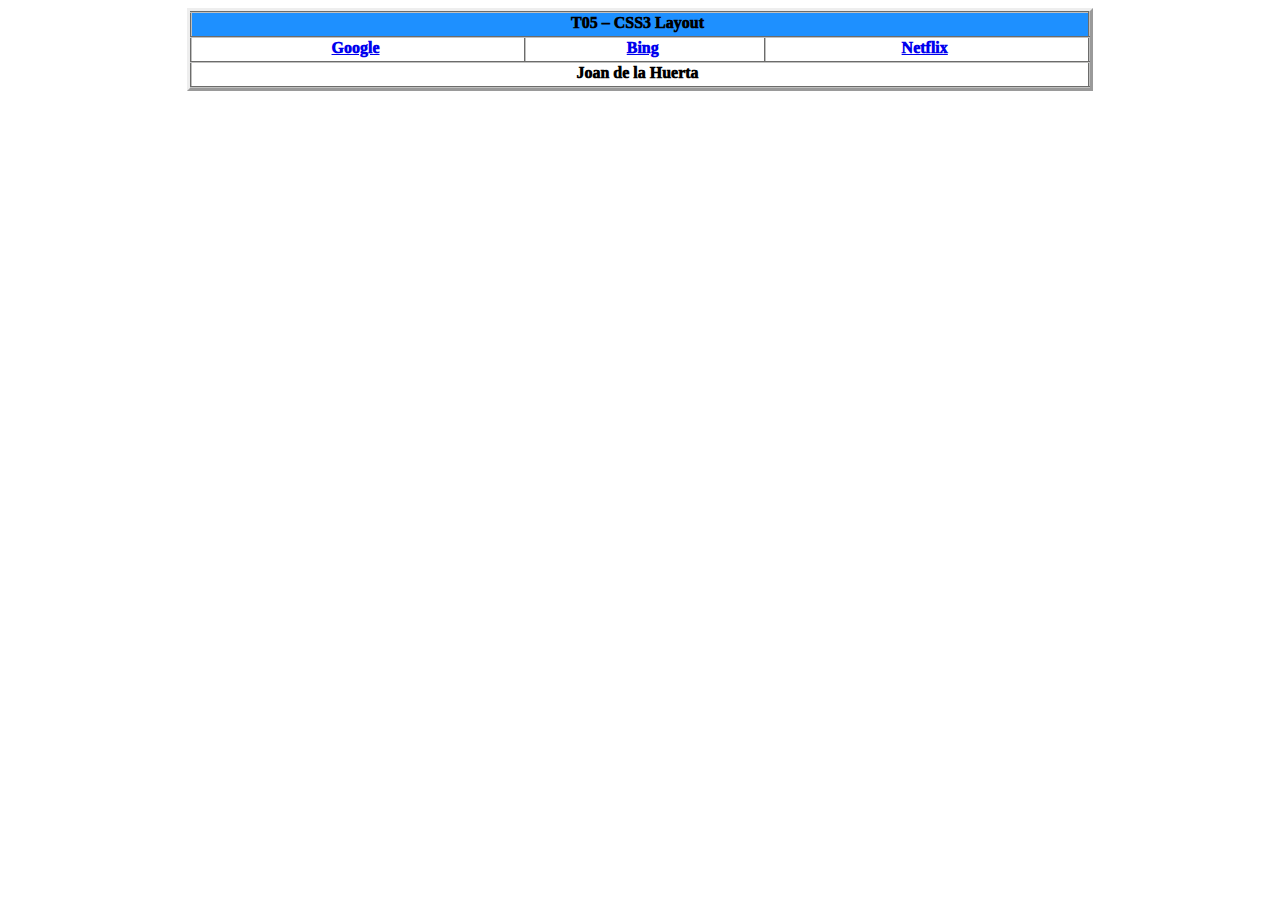
<file: index.html>
<!DOCTYPE html>
<html lang="en">
    <style>
        h1{
    font-size: small;
    width: 900px;
    text-align: center;
}
div{
    border-style: outset;
    width: 900px;
    margin-left: auto;
    margin-right: auto;
}
table{
    border-collapse: collapse;
    width: 100%;
    text-align: center;
}
td {
    border-style: outset;
    border-color:rgb(192, 192, 191);
    padding-right: 6px;
    padding-bottom: 4px;
    border-width: 2px;
    font-weight: 1000;
}
th{
    text-align: center;
    border-style: outset;
    border-color: rgb(192, 192, 191);
    font-weight: 1000;
    background-color: dodgerblue;
    padding-right: 6px;
    padding-bottom: 4px;
    border-width: 2px;
}
    </style>
<head>
    <meta charset="UTF-8">
    <meta http-equiv="X-UA-Compatible" content="IE=edge">
    <meta name="viewport" content="width=device-width, initial-scale=1.0">
    <title>Index - Joan de la Huerta</title>
</head>
<body>
    <div>
    <table>
        <tr>
            <th colspan="3">T05 – CSS3 Layout</th>
        </tr>
        <tr>
            <td><a href="./Ejercicio01/index.html">Google</a></td>
            <td><a href="./Ejercicio02/index.html">Bing</a></td>
            <td><a href="./Ejercicio03/index.html">Netflix</a></td>
        </tr>
        <tr>
            <td colspan="3">Joan de la Huerta</td>
        </tr>
    </table>
    </div>
</body>
</html>
</file>
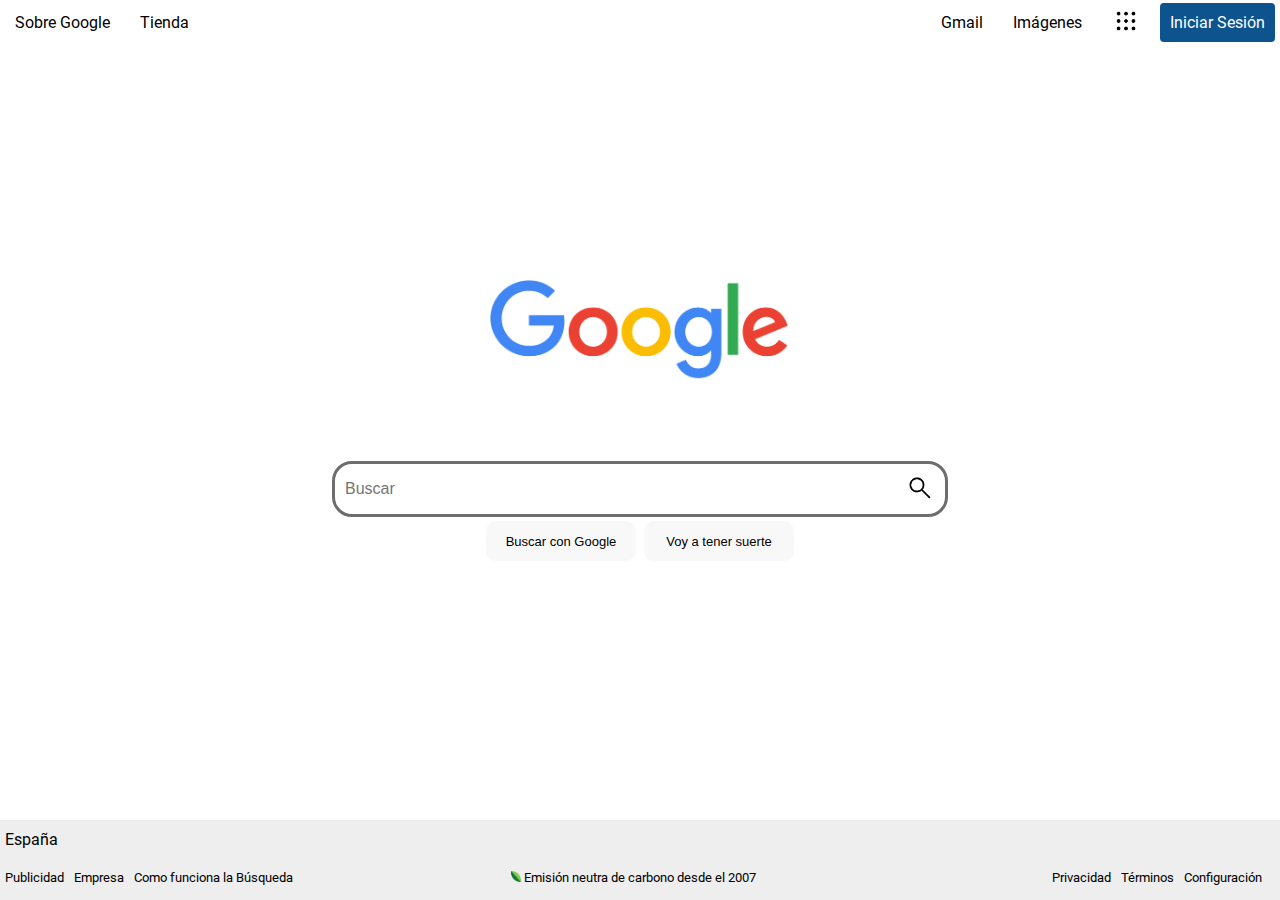
<file: Ejercicio01/index.html>
<!DOCTYPE html>
<html lang="en">
<head>
    <meta charset="UTF-8">
    <meta name="viewport" content="width=device-width, initial-scale=1.0">
    <link rel="stylesheet" href="./css/estilo.css">
    <link rel="icon" type="image/x-icon" href="./img/favicon.ico">
    <title>Google</title>
</head>
<body>
    <div class="container">
        <div class="header">
            <div id="header-left">
                <a class="headerbutton" href="https://about.google/?fg=1&utm_source=google-ES&utm_medium=referral&utm_campaign=hp-header">Sobre Google</a>
                <a class="headerbutton" href="https://store.google.com/ES?utm_source=hp_header&utm_medium=google_ooo&utm_campaign=GS100042&hl=es-ES">Tienda</a>
            </div>
            <div id="header-right">
                <a class="headerbutton" href="https://mail.google.com/mail/&ogbl">Gmail</a>
                <a class="headerbutton" href="https://www.google.es/imghp?hl=es&ogbl">Imágenes</a>
                <a class="headerbutton" href="https://workspace.google.com/"><img src="./img/apps_FILL0_wght400_GRAD0_opsz48.png" id="apps"></a>
                <a class="headerbutton" id="login" href="https://accounts.google.com/ServiceLogin?hl=es&passive=true&continue=https://www.google.com/&ec=GAZAmgQ">Iniciar Sesión</a>
            </div>
        </div>
        <!-- Logo + buscador -->
        <div class="main">
                <img src="./img/Google_2015_logo.svg.png" id="logo">
                <div class="search-bar">
                    <input type="text" placeholder="Buscar">
                    <button>
                    <a href="https://youtu.be/dQw4w9WgXcQ"><img src="./img/search_FILL0_wght400_GRAD0_opsz48.png" id="apps"></a>
                    </button>
                </div>   
                <div>
                    <button class="centerbuttons">Buscar con Google</button>
                    <button class="centerbuttons">Voy a tener suerte</button>
                </div>
        </div>
        <div class="language">
            <p class="languagetext">España</p>
        </div>
        <div class="footer">
            <div id="footer-left">
                <a class="footerbutton" href="https://www.google.com/intl/es_es/ads/?subid=ww-ww-et-g-awa-a-g_hpafoot1_1!o2&utm_source=google.com&utm_medium=referral&utm_campaign=google_hpafooter&fg=1">Publicidad</a>
                <a class="footerbutton" href="https://www.google.com/services/?subid=ww-ww-et-g-awa-a-g_hpbfoot1_1!o2&utm_source=google.com&utm_medium=referral&utm_campaign=google_hpbfooter&fg=1">Empresa</a>
                <a class="footerbutton" href="https://google.com/search/howsearchworks/?fg=1">Como funciona la Búsqueda</a>
            </div>
            <div id="footer-center">
                <a class="footerbutton" href="https://sustainability.google/intl/es/carbon-free/?utm_source=googlehpfooter&utm_medium=housepromos&utm_campaign=bottom-footer&utm_content="><img src="./img/leaf.png" id="leaf"> Emisión neutra de carbono desde el 2007</a>
            </div>
            <div id="footer-right">
                <a class="footerbutton" href="https://policies.google.com/privacy?hl=es&fg=1">Privacidad</a>
                <a class="footerbutton" href="https://policies.google.com/terms?hl=es&fg=1">Términos</a>
                <a class="footerbutton" href="https://google.com/search/howsearchworks/?fg=1">Configuración</a>
            </div>
        </div>
</body>
</html>
</file>
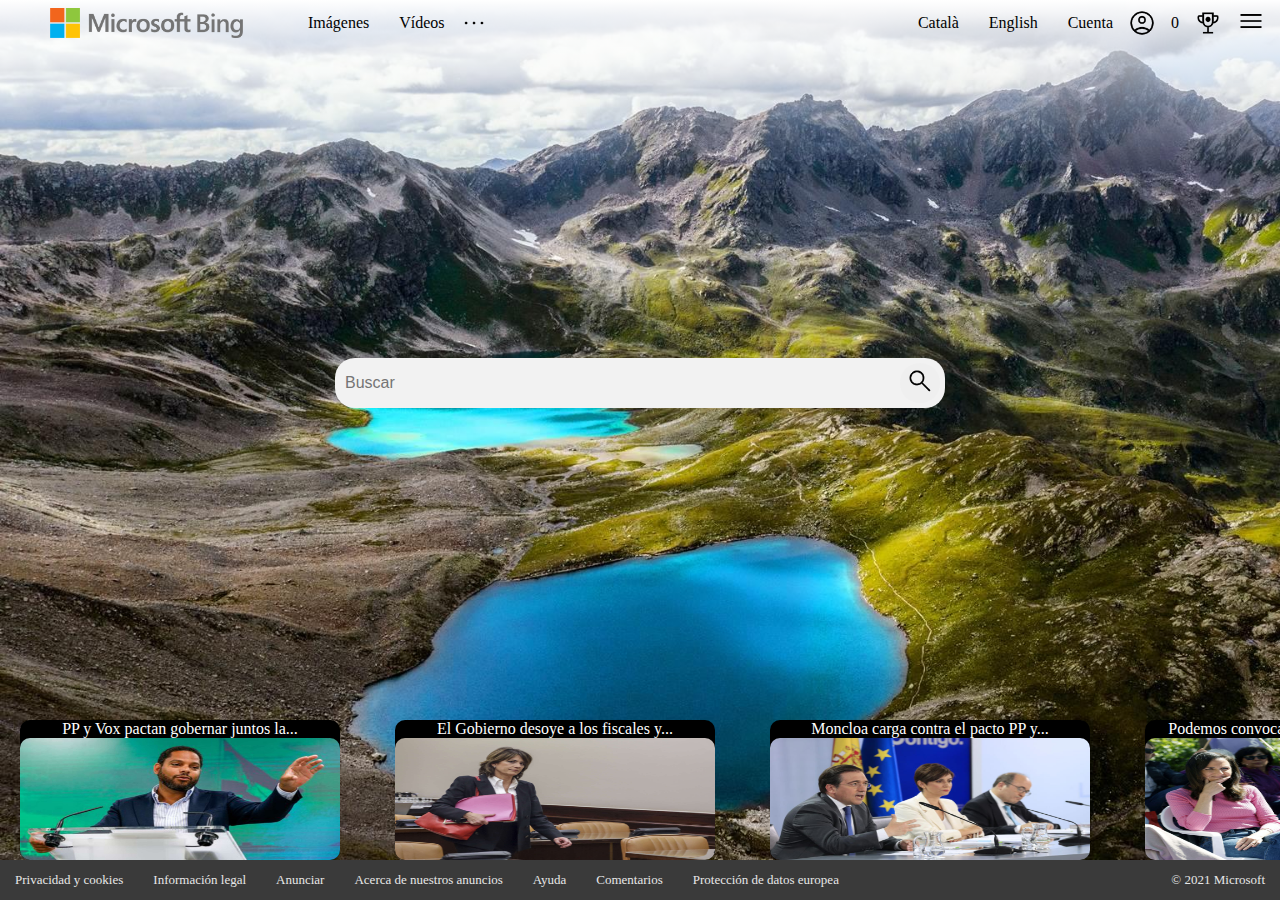
<file: Ejercicio02/index.html>
<!DOCTYPE html>
<html lang="en">
<head>
    <meta charset="UTF-8">
    <meta name="viewport" content="width=device-width, initial-scale=1.0">
    <link rel="stylesheet" href="./css/estilo.css">
    <link rel="icon" type="image/x-icon" href="./img/favicon.ico">
    <title>Bing</title>
</head>
<body>
    <div class="container">
        <div class="head">
            <div id="header-left">
                <img src="./img/1280px-Microsoft_Bing_logo.svg.png" id="logo">
                <a class="headerbutton" href="https://www.bing.com/images?FORM=Z9LH">Imágenes</a>
                <a class="headerbutton" href="https://www.bing.com/videos?FORM=Z9LH1">Vídeos</a>
                <img src="./img/more_horiz_FILL0_wght400_GRAD0_opsz48.png" id="apps">
            </div>
            <div id="header-right">
                <a class="headerbutton" href="https://www.bing.com/?setlang=ca&cc=es&cc=ES">Català</a>
                <a class="headerbutton" href="https://www.bing.com/?setlang=en&cc=es&cc=ES">English</a>
                <a class="headerbutton" href="https://login.live.com/login.srf?wa=wsignin1.0&rpsnv=13&id=264960&wreply=https%3a%2f%2fwww.bing.com%2fsecure%2fPassport.aspx%3fedge_suppress_profile_switch%3d1%26requrl%3dhttps%253a%252f%252fwww.bing.com%252f%253fwlexpsignin%253d1%26sig%3d3CB7353C53C760DD358C2613526F6136&wp=MBI_SSL&lc=3082&CSRFToken=5a2be91d-6500-4b15-88a1-c9023eb24e42&aadredir=1">Cuenta</a>
                <img src="./img/account_circle_FILL0_wght400_GRAD0_opsz48.png" id="apps">
                <a class="headerbutton" href="https://login.live.com/login.srf?wa=wsignin1.0&rpsnv=13&id=264960&wreply=https%3a%2f%2fwww.bing.com%2fsecure%2fPassport.aspx%3fedge_suppress_profile_switch%3d1%26requrl%3dhttps%253a%252f%252fwww.bing.com%252fmsrewards%252fapi%252fv1%252fenroll%253fpubl%253dBINGIP%2526crea%253dMY00IA%2526pn%253dBINGTRIAL5TO250P201808%2526partnerId%253dBingRewards%2526pred%253dtrue%2526sessionId%253d3CB7353C53C760DD358C2613526F6136%26sig%3d3CB7353C53C760DD358C2613526F6136&wp=MBI_SSL&lc=3082&CSRFToken=2e833fe3-e12e-4ae8-b983-2accbc1ef0b4&cobrandid=03c8bbb5-2dff-4721-8261-a4ccff24c81a&lw=1&fl=easi2">0</a>
                <img src="./img/rewarded_ads_FILL0_wght400_GRAD0_opsz48.png" id="apps">
                <a class="headerbutton" href="https://www.bing.com/account/general?ru=https%3a%2f%2fwww.bing.com%2f&FORM=O2HV65"><img src="./img/menu_FILL0_wght400_GRAD0_opsz48.png" id="apps"></a>
            </div>
        </div>
        <!-- Buscador -->
        <div class="main">
            <div class="search-bar">
                <input type="text" placeholder="Buscar">
                <button>
                    <a href="https://youtu.be/dQw4w9WgXcQ"><img src="./img/search_FILL0_wght400_GRAD0_opsz48.png" id="apps"></a>
                </button>
            </div>
        </div>
        <!-- Noticias -->
        <div class="news">
            <div class="boxnews">PP y Vox pactan gobernar juntos la...<a href="https://www.msn.com/es-es/noticias/espana/pp-y-vox-pactan-gobernar-juntos-la-comunidad-valenciana-tras-exigir-g%C3%A9nova-la-cabeza-de-flores/ar-AA1ctUiF?ocid=BingHPCTop"><img src="./img/AA1cunSH.jpeg" class="newsimg"></a></div>
            <div class="boxnews">El Gobierno desoye a los fiscales y...<a href="https://www.msn.com/es-es/noticias/espana/el-gobierno-desoye-a-los-fiscales-y-nombra-a-delgado-fiscal-de-sala-de-memoria-democr%C3%A1tica/ar-AA1cubB9?ocid=BingHPCTop"><img src="./img/AA1cuiQ9.jpeg" class="newsimg"></a></div>
            <div class="boxnews">Moncloa carga contra el pacto PP y...<a href="https://www.msn.com/es-es/noticias/espana/moncloa-carga-contra-el-pacto-pp-y-vox-se-consuma-la-verg%C3%BCenza/ar-AA1cuqBZ?ocid=BingHPCTop"><img src="./img/AA1cu9Pf.jpeg" class="newsimg"></a></div>
            <div class="boxnews">Podemos convoca el Consejo Ciudadano...<a href="https://www.msn.com/es-es/noticias/espana/podemos-convoca-el-consejo-ciudadano-estatal-a-48-horas-del-cierre-de-las-listas-para-presionar-a-yolanda-d%C3%ADaz/ar-AA1cuqWU?ocid=BingHPCTop"><img src="./img/AA1cn2HU.jpeg" class="newsimg"></a></div>
            <div class="boxnews">Carlos Mazón (PP) logra el apoyo de...<a href="https://www.msn.com/es-es/noticias/espana/carlos-maz%C3%B3n-pp-logra-el-apoyo-de-vox-para-ser-presidente-de-la-generalitat-y-formar-gobierno/ar-AA1cueus?ocid=BingHPCTop#image=1"><img src="./img/AA1cuLgY.jpeg" class="newsimg"></a></div>
        </div>
        <div class="footer">
            <div id="footer-left">
                <a class="footerbutton" href="https://go.microsoft.com/fwlink/?LinkId=521839">Privacidad y cookies</a>
                <a class="footerbutton" href="https://go.microsoft.com/fwlink/?LinkID=246338">Información legal</a>
                <a class="footerbutton" href="https://go.microsoft.com/fwlink/?linkid=868923">Anunciar</a>
                <a class="footerbutton" href="https://go.microsoft.com/fwlink/?LinkID=286759">Acerca de nuestros anuncios</a>
                <a class="footerbutton" href="https://support.microsoft.com/topic/82d20721-2d6f-4012-a13d-d1910ccf203f">Ayuda</a>
                <a class="footerbutton" href="https://www.bing.com/?FORM=Z9FD1#">Comentarios</a>
                <a class="footerbutton" href="http://help.bing.microsoft.com/#apex/18/ES/10013/-1/ES">Protección de datos europea</a>
            </div>
            <div id="footer-right">
                <a class="footerbutton">&copy; 2021 Microsoft</a>
            </div>
        </div>
</body>
</html>
</file>
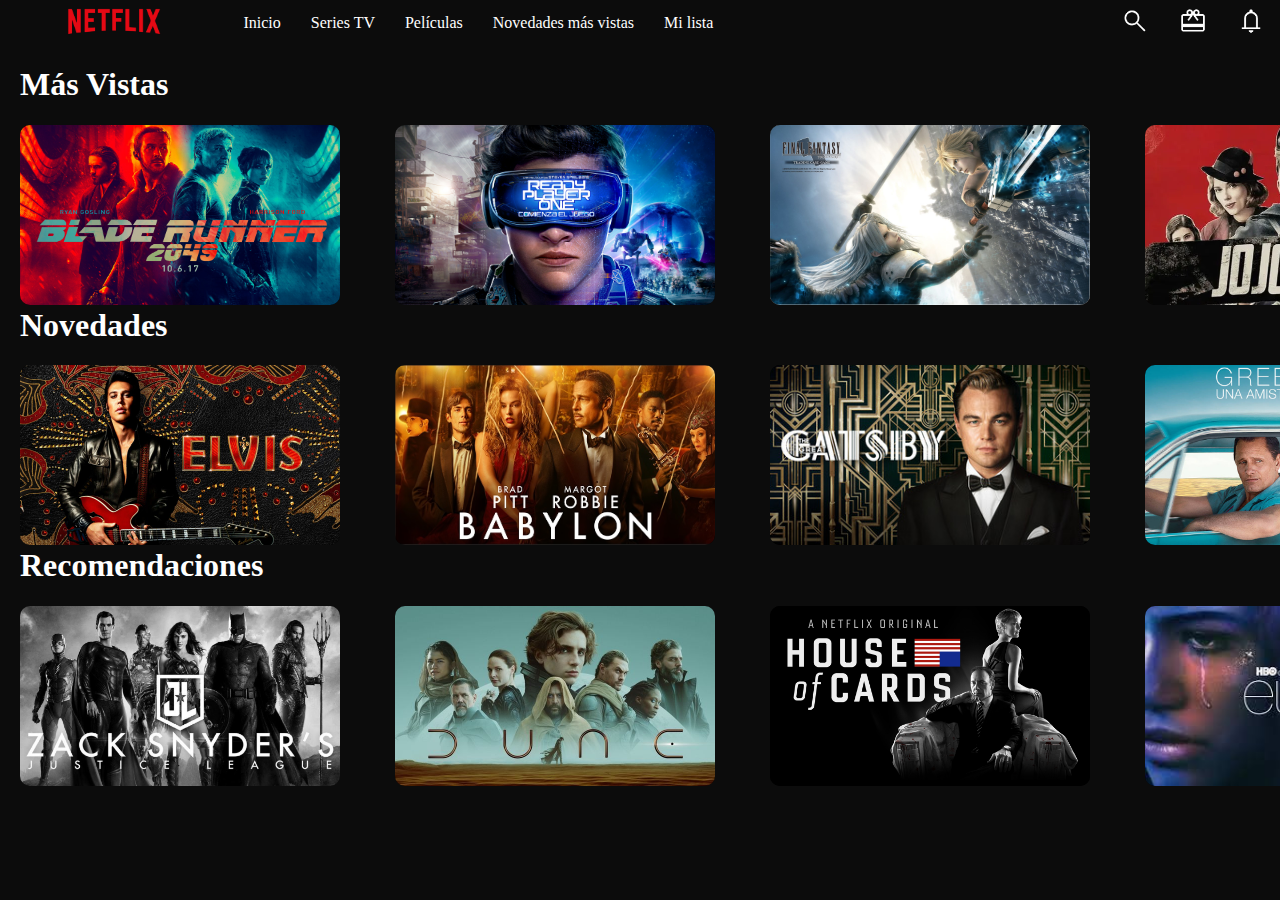
<file: Ejercicio03/index.html>
<!DOCTYPE html>
<html lang="en">
<head>
    <meta charset="UTF-8">
    <meta name="viewport" content="width=device-width, initial-scale=1.0">
    <title>Netflix</title>
    <link rel="icon" type="image/x-icon" href="./img/favicon.ico">
    <link rel="stylesheet" href="./css/estilo.css">
</head>
<body>
    <div class="container">
        <div class="header">
            <div id="header-left">
                <a class="headerbutton"><img src="./img/Logonetflix.png" id="logo"></a>
                <a class="headerbutton">Inicio</a>
                <a class="headerbutton">Series TV</a>
                <a class="headerbutton">Películas</a>
                <a class="headerbutton">Novedades más vistas</a>
                <a class="headerbutton">Mi lista</a>
            </div>
            <div id="header-right">
                <a class="headerbutton"><img src="./img/search_FILL0_wght400_GRAD0_opsz48.png" id="apps"></a>
                <a class="headerbutton"><img src="./img/redeem_FILL0_wght400_GRAD0_opsz48.png" id="apps"></a>
                <a class="headerbutton"><img src="./img/notifications_FILL0_wght400_GRAD0_opsz48.png" id="apps"></a>
            </div>
        </div>
        <h1>Más Vistas</h1>
        <div class="moviepanel">
            <div class="moviebox"><a href="https://play.hbomax.com/page/urn:hbo:page:GYgfNIQAdYqLDMgEAAAAV:type:feature?source=googleHBOMAX&action=open"><img src="./img/bladerunner2049.jpg" class="movieimg"></a></div>
            <div class="moviebox"><a href="https://play.hbomax.com/page/urn:hbo:page:GX9q5dgf0LMILwgEAAAF0:type:feature?source=googleHBOMAX&action=open"><img src="./img/readyplayerone.jpg" class="movieimg"></a></div>
            <div class="moviebox"><a href="https://www.youtube.com/watch?v=BFGD-0gJy-A&ab_channel=YouTubeMovies"><img src="./img/finalfantasyvii.jpg" class="movieimg"></a></div>
            <div class="moviebox"><a href="https://www.disneyplus.com/es-es/movies/jojo-rabbit/4UgFhzmPL1P3"><img src="./img/jojorabbit.jpeg" class="movieimg"></a></div>
            <div class="moviebox"><a href="https://www.primevideo.com/dp/amzn1.dv.gti.22b8bad0-0bd1-749b-718e-3bcd8ff1a081?autoplay=0&ref_=atv_cf_strg_wb"><img src="./img/lalaland.jpg" class="movieimg"></a></div>
        </div>
        <h1>Novedades</h1>
        <div class="moviepanel">
            <div class="moviebox"><a href="https://play.hbomax.com/page/urn:hbo:page:GYuwmqAnwQZa8kAEAAAE-:type:feature?source=googleHBOMAX&action=open"><img src="./img/elvis.jpg" class="movieimg"></a></div>
            <div class="moviebox"><a href="https://www.primevideo.com/dp/amzn1.dv.gti.95248531-e9b7-401b-a85b-eb2d9708b045?autoplay=0&ref_=atv_cf_strg_wb"><img src="./img/babylon.jpg" class="movieimg"></a></div>
            <div class="moviebox"><a href="https://play.hbomax.com/page/urn:hbo:page:GYLE5fgQVVcPCOAEAAAAF:type:feature?source=googleHBOMAX&action=open"><img src="./img/thegreatgatsby.jpg" class="movieimg"></a></div>
            <div class="moviebox"><a href="https://www.netflix.com/es/title/81013585?source=35"><img src="./img/greenbook.jpg" class="movieimg"></a></div>
            <div class="moviebox"><a href="https://play.hbomax.com/page/urn:hbo:page:GXssRwQHfmVVGwwEAAABi:type:feature?source=googleHBOMAX&action=open"><img src="./img/harrypotter7.jpg" class="movieimg"></a></div>
        </div>
        <div class="documentalsbox"></div>
        <h1>Recomendaciones</h1>
        <div class="moviepanel">
            <div class="moviebox"><a href="https://play.hbomax.com/page/urn:hbo:page:GYDAnZgCFQ8IJpQEAAAAN:type:feature?source=googleHBOMAX&action=open"><img src="./img/zacksnyderjusticeleague.jpg" class="movieimg"></a></div>
            <div class="moviebox"><a href="https://play.hbomax.com/page/urn:hbo:page:GYUjdLgBiJp5otAEAAAAJ:type:feature?source=googleHBOMAX&action=open"><img src="./img/dune.jpeg" class="movieimg"></a></div>
            <div class="moviebox"><a href="https://www.netflix.com/es/title/70178217?source=35"><img src="./img/houseofcards.jpg" class="movieimg"></a></div>
            <div class="moviebox"><a href="https://play.hbomax.com/page/urn:hbo:page:GXKN_xQX5csPDwwEAAABj:type:series?source=googleHBOMAX&action=open"><img src="./img/euphoria.jpeg" class="movieimg"></a></div>
            <div class="moviebox"><a href="https://www.disneyplus.com/es-es/movies/vengadores-infinity-war/1WEuZ7H6y39v"><img src="./img/avengersinfinitywar.jpeg" class="movieimg"></a></div>
        </div>
    </div>
</body>
</html>
</file>
<file: Ejercicio01/css/estilo.css>
@font-face {
    font-family: roboto;
    src: url(../font/Roboto-Regular.ttf);
}
body {
    margin: 0;
    flex-direction: column;
    font-family: roboto;
}
.container {
    width: 100vw;
    height: 100vh;
    position: relative;
}
.header {
    height: 5vh;
    width: 100vw;
    display: flex;
}
#header-left{
    width: 50vw;
    display: flex;
    justify-content: left;
    align-items: center;
}
#header-right{
    width: 50vw;
    display: flex;
    justify-content: right;
    align-items: center;
}
.headerbutton {
    display: inline-block;
    padding: 10px 10px;
    margin: 0 5px;
    font-size: 16px;
    cursor: pointer;
    text-decoration: none;
}
/* Icono de mas aplicaciones */
#apps{
    width: 28px;
}
#login{
    background-color: #0d538d;
    border: none;
    color: #fff;
    border-radius: 4px;
}
a, a:hover, a:visited, a:active {
    color: inherit;
    text-decoration: none;
}
/* Zona del centro */
.main {
    height: 75vh;
    display: flex;
    flex-direction: column;
    justify-content: center;
    align-items: center;
}
#logo{
    width: 300px;
    height: auto;
    margin: 5em;
}
.search-bar {
    display: flex;
    align-items: center;
    width: 100%;
    max-width: 600px;
    height: 40px;
    border-radius: 20px;
    background-color: white;
    border-style: solid;
    border-color: #6d6d6d;
    padding: 5px;
}
.search-bar input[type="text"] {
    flex: 1;
    padding: 5px;
    border: none;
    outline: none;
    background-color: white;
    font-size: 16px;
}
.search-bar button {
    width: 40px;
    height: 40px;
    border: none;
    border-radius: 20px;
    color: #fff;
    background-color: white;
    cursor: pointer;
}
/* Botones del centro */
.centerbuttons{
    background-color: #e7e7e7; color: black;
    background-color: #ececec5e;
    border: none;
    text-align: center;
    text-decoration: none;
    display: inline-block;
    margin: 4px 2px;
    cursor: pointer;
    font-size: small;
    width: 150px;
    height: 40px;
    border-radius: 10px;
}
.language{
    background-color: #d3d2d25e;
    height: 50px;
    display: flex;
    position: absolute;
    bottom: 30px;
    width: 100vw;
}
.languagetext{
    display: inline-block;
    padding: 10px 0px;
    margin: 0 5px;
    font-size: medium;
    text-decoration: none;
}
.footer {
    background-color: #d3d2d25e;
    height: 30px;
    display: flex;
    width: 100vw;
    margin-top: auto;
    position: absolute;
    bottom: 0;
}
#footer-left, #footer-center, #footer-right {
    width: 33vw;
}
#footer-left{
    display: flex;
    align-items: right;
}
#footer-center{
    display: flex;
    flex-direction: column;
    align-items: center;
}
#leaf{
    width: 10px;
}
#footer-right{
    display: flex;
    justify-content: right;
    align-items: right;
}
.footerbutton {
    display: inline-block;
    margin: 0 5px;
    cursor: pointer;
    text-decoration: none;
    font-size: small;
}
</file>
<file: Ejercicio02/css/estilo.css>
body {
    margin: 0;
    flex-direction: column;
    background-image: linear-gradient(180deg, rgba(255,255,255,1) 0%, rgba(255,255,255,0) 19%), url("../img/daily-image.jpg");
    background-repeat: no-repeat;
    background-size: cover;
}
.container {
    width: 100vw;
    height: 100vh;
    position: relative;
}
.head {
    height: 5vh;
    width: 100vw;
    display: flex;
}
#header-left{
    width: 50vw;
    display: flex;
    justify-content: left;
    align-items: center;
}
#logo{
    width: auto;
    height: 30px;
    padding-right: 50px;
    padding-left: 50px;
}
#header-right{
    width: 50vw;
    display: flex;
    justify-content: right;
    align-items: center;
}
.headerbutton {
    display: inline-block;
    padding: 10px 10px;
    margin: 0 5px;
    font-size: 16px;
    cursor: pointer;
    text-decoration: none;
}
#apps{
    width: 28px; 
}
a, a:hover, a:visited, a:active {
    color: inherit;
    text-decoration: none;
}
.main {
    height: 75vh;
    display: flex;
    flex-direction: column;
    justify-content: center;
    align-items: center;
}
.search-bar {
    display: flex;
    align-items: center;
    width: 100%;
    max-width: 600px;
    height: 40px;
    border-radius: 20px;
    background-color: #f2f2f2;
    padding: 5px;
}
.search-bar input[type="text"] {
    flex: 1;
    padding: 5px;
    border: none;
    outline: none;
    background-color: #f2f2f2;
    font-size: 16px;
}
.search-bar button {
    width: 40px;
    height: 40px;
    border: none;
    border-radius: 20px;
    color: #fff;
    cursor: pointer;
}
/* Configuracion de noticias y las imagenes */
.news{
    display: grid; 
    grid-template-columns: 1fr 1fr 1fr 1fr 1fr; 
    grid-template-rows: 1fr; 
    gap: 15px;
    height: 15vh;
    padding-bottom: 2vw;
    width: 100vw;
}
.boxnews {
    background-color: rgb(0, 0, 0);
    border-radius: 10px;
    margin-left: 20px;
    margin-right: 20px;
    height: 140px;
    width: 320px;
    color: white;
    text-align: center;
}
.newsimg{
    flex-shrink: 0;
    height: 122px;
    width: 320px;
    border-radius: 10px;
}
.footer {
    background-color: #3a3a3a;
    height: 40px;
    display: flex;
    width: 100vw;
    margin-top: auto;
    position: absolute;
    bottom: 0;
}
#footer-left{
    display: flex;
    align-items: center;
    width: 85vw;
}
#footer-right{
    display: flex;
    justify-content: right;
    align-items: center;
    width: 15vw;
}
.footerbutton {
    display: inline-block;
    margin: 0 15px;
    cursor: pointer;
    text-decoration: none;
    font-size: small;
    color:  #e7e7e7;
}
</file>
<file: Ejercicio03/css/estilo.css>
body {
    margin: 0;
    flex-direction: column;
    background-color: rgb(12, 12, 12);
    color: white;
}
.container {
    width: 100vw;
    height: 100vh;
    position: relative;
}
/* Encabezado */
.header {
    height: 5vh;
    width: 100vw;
    display: flex;
}
#header-left{
    width: 80vw;
    display: flex;
    justify-content: left;
    align-items: center;
}
#logo{
    width: auto;
    height: 30px;
    padding-right: 50px;
    padding-left: 50px;
}
#header-right{
    width: 20vw;
    display: flex;
    justify-content: right;
    align-items: center;
}
.headerbutton {
    display: inline-block;
    padding: 10px 10px;
    margin: 0 5px;
    font-size: 16px;
    cursor: pointer;
    text-decoration: none;
}
#apps{
    width: 28px;
    filter: invert(100%);
}
#login{
    background-color: #0d538d;
    border: none;
    color: #fff;
    border-radius: 4px;
}
a, a:hover, a:visited, a:active {
    color: inherit;
    text-decoration: none;
}
h1{
    padding-left: 20px;
}
/* Panel de peliculas */
.moviepanel {
    display: grid; 
    grid-template-columns: 1fr 1fr 1fr 1fr 1fr; 
    grid-template-rows: 1fr; 
    gap: 15px;
    height: 15vh;
    padding-bottom: 2vw;
    width: 100vw;
}
.moviebox{
    background-color: rgb(0, 0, 0);
    border-radius: 10px;
    margin-left: 20px;
    margin-right: 20px;
    height: 180px;
    width: 320px;
    color: white;
    text-align: center;
    cursor: pointer;
}
.movieimg{
    flex-shrink: 0;
    height: 180px;
    width: 320px;
    border-radius: 10px;
}
</file>
